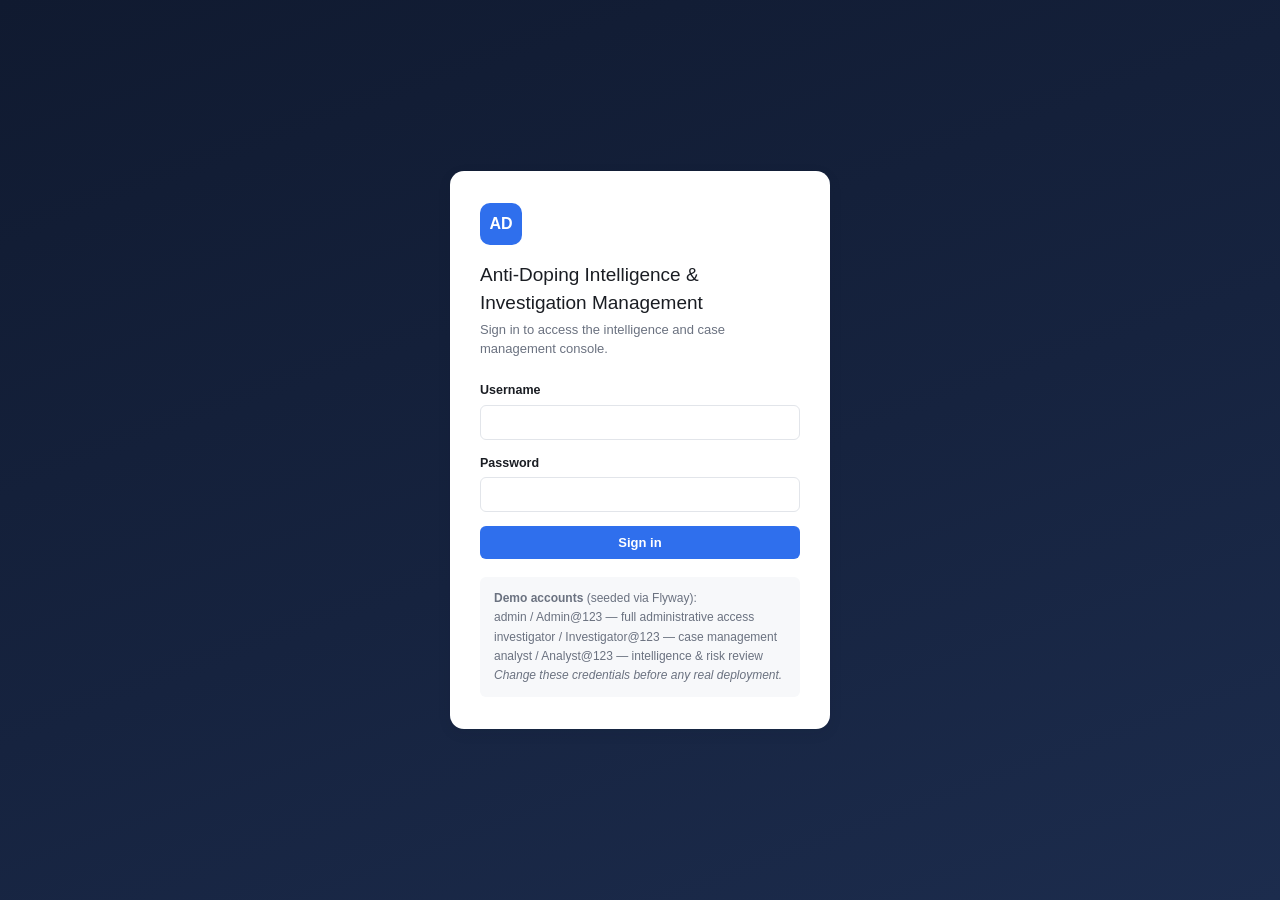
<file: frontend/index.html>
<!DOCTYPE html>
<html lang="en">
<head>
  <meta charset="UTF-8" />
  <meta name="viewport" content="width=device-width, initial-scale=1.0" />
  <title>ADIMS &mdash; Sign in</title>
  <link rel="stylesheet" href="css/styles.css" />
</head>
<body>
  <div class="auth-shell">
    <div class="auth-card">
      <div class="auth-logo">AD</div>
      <div class="auth-title">Anti-Doping Intelligence &amp;<br/>Investigation Management</div>
      <div class="auth-subtitle">Sign in to access the intelligence and case management console.</div>

      <div id="loginError" class="auth-error hidden"></div>

      <form id="loginForm">
        <div class="form-group">
          <label for="username">Username</label>
          <input type="text" id="username" name="username" autocomplete="username" required />
        </div>
        <div class="form-group">
          <label for="password">Password</label>
          <input type="password" id="password" name="password" autocomplete="current-password" required />
        </div>
        <button type="submit" class="btn btn-primary btn-block" id="loginBtn">Sign in</button>
      </form>

      <div class="auth-demo-box">
        <strong>Demo accounts</strong> (seeded via Flyway):<br/>
        admin / Admin@123 &mdash; full administrative access<br/>
        investigator / Investigator@123 &mdash; case management<br/>
        analyst / Analyst@123 &mdash; intelligence &amp; risk review<br/>
        <em>Change these credentials before any real deployment.</em>
      </div>
    </div>
  </div>

  <script src="js/api.js"></script>
  <script>
    if (Session.isAuthenticated()) {
      window.location.href = "pages/dashboard.html";
    }

    document.getElementById("loginForm").addEventListener("submit", async (e) => {
      e.preventDefault();
      const errorBox = document.getElementById("loginError");
      const btn = document.getElementById("loginBtn");
      errorBox.classList.add("hidden");

      const username = document.getElementById("username").value.trim();
      const password = document.getElementById("password").value;

      btn.disabled = true;
      btn.innerHTML = '<span class="spinner"></span> Signing in...';

      try {
        const response = await api.post("/auth/login", { username, password });
        Session.save(response);
        window.location.href = "pages/dashboard.html";
      } catch (err) {
        errorBox.textContent = err.message || "Invalid username or password";
        errorBox.classList.remove("hidden");
        btn.disabled = false;
        btn.textContent = "Sign in";
      }
    });
  </script>
</body>
</html>
</file>
<file: frontend/css/styles.css>
/* =========================================================
   ADIMS - Anti-Doping Intelligence & Investigation Management System
   Minimal, professional design system
   ========================================================= */

:root {
  --color-bg: #f5f6f8;
  --color-surface: #ffffff;
  --color-border: #e2e5ea;
  --color-text: #1a1d23;
  --color-text-muted: #6b7280;
  --color-primary: #16233f;
  --color-primary-hover: #0f1830;
  --color-accent: #2f6fed;
  --color-accent-soft: #eaf1ff;

  --color-success: #16794a;
  --color-success-bg: #e7f6ee;
  --color-warning: #92600a;
  --color-warning-bg: #fdf3df;
  --color-danger: #b3261e;
  --color-danger-bg: #fdeceb;
  --color-info: #1f5da8;
  --color-info-bg: #eaf3fc;

  --radius-sm: 6px;
  --radius-md: 10px;
  --radius-lg: 14px;

  --shadow-sm: 0 1px 2px rgba(16, 24, 40, 0.06);
  --shadow-md: 0 4px 14px rgba(16, 24, 40, 0.08);

  --sidebar-width: 240px;
  --topbar-height: 60px;

  --font-sans: -apple-system, BlinkMacSystemFont, "Segoe UI", Roboto, Helvetica, Arial, sans-serif;
}

* { box-sizing: border-box; }

html, body {
  margin: 0;
  padding: 0;
  height: 100%;
}

body {
  font-family: var(--font-sans);
  background: var(--color-bg);
  color: var(--color-text);
  font-size: 14px;
  line-height: 1.5;
  -webkit-font-smoothing: antialiased;
}

a { color: var(--color-accent); text-decoration: none; }
a:hover { text-decoration: underline; }

h1, h2, h3, h4 { margin: 0 0 4px 0; font-weight: 600; letter-spacing: -0.01em; }
h1 { font-size: 22px; }
h2 { font-size: 18px; }
h3 { font-size: 15px; }
p { margin: 0 0 8px 0; }

.text-muted { color: var(--color-text-muted); }
.text-sm { font-size: 12.5px; }

/* ---------- Layout ---------- */

.app-shell {
  display: flex;
  min-height: 100vh;
}

.sidebar {
  width: var(--sidebar-width);
  background: var(--color-primary);
  color: #eef1f7;
  flex-shrink: 0;
  display: flex;
  flex-direction: column;
  position: fixed;
  top: 0; left: 0; bottom: 0;
}

.sidebar-brand {
  padding: 20px 20px 16px;
  border-bottom: 1px solid rgba(255,255,255,0.08);
}

.sidebar-brand .logo-mark {
  width: 34px; height: 34px;
  border-radius: 8px;
  background: var(--color-accent);
  display: inline-flex;
  align-items: center;
  justify-content: center;
  font-weight: 700;
  font-size: 14px;
  color: #fff;
  margin-bottom: 10px;
}

.sidebar-brand .title {
  font-size: 13.5px;
  font-weight: 700;
  color: #fff;
  line-height: 1.3;
}

.sidebar-brand .subtitle {
  font-size: 11px;
  color: #9aa5bd;
  margin-top: 2px;
}

.sidebar-nav {
  flex: 1;
  padding: 12px 10px;
  overflow-y: auto;
}

.sidebar-nav a {
  display: flex;
  align-items: center;
  gap: 10px;
  padding: 9px 12px;
  border-radius: var(--radius-sm);
  color: #c3cbdd;
  font-size: 13.5px;
  font-weight: 500;
  margin-bottom: 2px;
  text-decoration: none;
}

.sidebar-nav a svg { width: 16px; height: 16px; flex-shrink: 0; opacity: 0.85; }

.sidebar-nav a:hover {
  background: rgba(255,255,255,0.06);
  color: #fff;
}

.sidebar-nav a.active {
  background: var(--color-accent);
  color: #fff;
}

.sidebar-footer {
  padding: 14px 16px;
  border-top: 1px solid rgba(255,255,255,0.08);
  font-size: 12px;
  color: #9aa5bd;
}

.sidebar-footer .user-name {
  color: #fff;
  font-weight: 600;
  font-size: 13px;
}

.sidebar-footer button {
  margin-top: 8px;
  width: 100%;
}

.main-content {
  margin-left: var(--sidebar-width);
  flex: 1;
  min-width: 0;
  display: flex;
  flex-direction: column;
}

.topbar {
  height: var(--topbar-height);
  background: var(--color-surface);
  border-bottom: 1px solid var(--color-border);
  display: flex;
  align-items: center;
  justify-content: space-between;
  padding: 0 24px;
  position: sticky;
  top: 0;
  z-index: 10;
}

.page-body {
  padding: 24px;
  flex: 1;
}

.page-header {
  display: flex;
  align-items: flex-start;
  justify-content: space-between;
  margin-bottom: 20px;
  flex-wrap: wrap;
  gap: 12px;
}

/* ---------- Cards ---------- */

.card {
  background: var(--color-surface);
  border: 1px solid var(--color-border);
  border-radius: var(--radius-md);
  box-shadow: var(--shadow-sm);
}

.card-body { padding: 18px 20px; }

.card-header {
  padding: 16px 20px;
  border-bottom: 1px solid var(--color-border);
  display: flex;
  align-items: center;
  justify-content: space-between;
}

.stat-grid {
  display: grid;
  grid-template-columns: repeat(auto-fit, minmax(190px, 1fr));
  gap: 14px;
  margin-bottom: 20px;
}

.stat-card {
  background: var(--color-surface);
  border: 1px solid var(--color-border);
  border-radius: var(--radius-md);
  padding: 16px 18px;
  box-shadow: var(--shadow-sm);
}

.stat-card .stat-label {
  font-size: 12px;
  color: var(--color-text-muted);
  font-weight: 600;
  text-transform: uppercase;
  letter-spacing: 0.03em;
}

.stat-card .stat-value {
  font-size: 26px;
  font-weight: 700;
  margin-top: 6px;
  color: var(--color-primary);
}

.stat-card .stat-sub {
  font-size: 12px;
  color: var(--color-text-muted);
  margin-top: 2px;
}

/* ---------- Grid helpers ---------- */

.grid-2 { display: grid; grid-template-columns: 1fr 1fr; gap: 16px; }
.grid-3 { display: grid; grid-template-columns: 1fr 1fr 1fr; gap: 16px; }
@media (max-width: 900px) {
  .grid-2, .grid-3 { grid-template-columns: 1fr; }
}

.flex { display: flex; }
.flex-between { display: flex; align-items: center; justify-content: space-between; }
.flex-gap { display: flex; gap: 10px; align-items: center; }
.flex-wrap { flex-wrap: wrap; }

/* ---------- Buttons ---------- */

.btn {
  display: inline-flex;
  align-items: center;
  justify-content: center;
  gap: 6px;
  border-radius: var(--radius-sm);
  border: 1px solid transparent;
  font-size: 13px;
  font-weight: 600;
  padding: 8px 14px;
  cursor: pointer;
  transition: background 0.15s ease, border-color 0.15s ease;
  white-space: nowrap;
}

.btn-primary { background: var(--color-accent); color: #fff; }
.btn-primary:hover { background: #1f5ed6; }

.btn-secondary {
  background: var(--color-surface);
  color: var(--color-text);
  border-color: var(--color-border);
}
.btn-secondary:hover { background: #f1f2f5; }

.btn-danger { background: var(--color-danger); color: #fff; }
.btn-danger:hover { background: #942019; }

.btn-ghost {
  background: transparent;
  color: var(--color-text-muted);
  border-color: transparent;
}
.btn-ghost:hover { background: #f1f2f5; color: var(--color-text); }

.btn-sm { padding: 5px 10px; font-size: 12px; }
.btn:disabled { opacity: 0.55; cursor: not-allowed; }
.btn-block { width: 100%; }

/* ---------- Forms ---------- */

label {
  display: block;
  font-size: 12.5px;
  font-weight: 600;
  color: var(--color-text);
  margin-bottom: 5px;
}

.form-group { margin-bottom: 14px; }

input, select, textarea {
  width: 100%;
  padding: 9px 11px;
  border: 1px solid var(--color-border);
  border-radius: var(--radius-sm);
  font-size: 13.5px;
  font-family: inherit;
  background: var(--color-surface);
  color: var(--color-text);
}

input:focus, select:focus, textarea:focus {
  outline: none;
  border-color: var(--color-accent);
  box-shadow: 0 0 0 3px var(--color-accent-soft);
}

textarea { resize: vertical; min-height: 80px; }

.form-hint { font-size: 11.5px; color: var(--color-text-muted); margin-top: 4px; }
.form-error { font-size: 11.5px; color: var(--color-danger); margin-top: 4px; }

/* ---------- Tables ---------- */

table { width: 100%; border-collapse: collapse; }

thead th {
  text-align: left;
  font-size: 11.5px;
  text-transform: uppercase;
  letter-spacing: 0.03em;
  color: var(--color-text-muted);
  font-weight: 600;
  padding: 10px 14px;
  border-bottom: 1px solid var(--color-border);
  white-space: nowrap;
}

tbody td {
  padding: 12px 14px;
  border-bottom: 1px solid var(--color-border);
  font-size: 13.5px;
  vertical-align: middle;
}

tbody tr:last-child td { border-bottom: none; }
tbody tr:hover { background: #fafbfc; }

.table-scroll { overflow-x: auto; }

.clickable-row { cursor: pointer; }

/* ---------- Badges ---------- */

.badge {
  display: inline-flex;
  align-items: center;
  gap: 4px;
  padding: 3px 9px;
  border-radius: 999px;
  font-size: 11.5px;
  font-weight: 600;
  white-space: nowrap;
}

.badge-dot { width: 6px; height: 6px; border-radius: 50%; }

.badge-low, .badge-negative, .badge-closed, .badge-dismissed { background: var(--color-success-bg); color: var(--color-success); }
.badge-low .badge-dot, .badge-negative .badge-dot, .badge-closed .badge-dot { background: var(--color-success); }

.badge-medium, .badge-pending, .badge-under_review, .badge-in_progress { background: var(--color-warning-bg); color: var(--color-warning); }
.badge-medium .badge-dot, .badge-pending .badge-dot, .badge-under_review .badge-dot, .badge-in_progress .badge-dot { background: var(--color-warning); }

.badge-high, .badge-critical, .badge-positive, .badge-atypical, .badge-escalated { background: var(--color-danger-bg); color: var(--color-danger); }
.badge-high .badge-dot, .badge-critical .badge-dot, .badge-positive .badge-dot, .badge-escalated .badge-dot { background: var(--color-danger); }

.badge-open, .badge-new, .badge-registered, .badge-national, .badge-active { background: var(--color-info-bg); color: var(--color-info); }
.badge-open .badge-dot, .badge-new .badge-dot, .badge-active .badge-dot { background: var(--color-info); }

.badge-pending_review, .badge-suspended, .badge-out_of_competition { background: var(--color-warning-bg); color: var(--color-warning); }
.badge-pending_review .badge-dot, .badge-suspended .badge-dot, .badge-out_of_competition .badge-dot { background: var(--color-warning); }

.badge-archived, .badge-retired, .badge-none { background: #eef0f3; color: var(--color-text-muted); }
.badge-archived .badge-dot, .badge-retired .badge-dot, .badge-none .badge-dot { background: var(--color-text-muted); }

.badge-neutral { background: #eef0f3; color: var(--color-text-muted); }
.badge-neutral .badge-dot { background: var(--color-text-muted); }

/* ---------- Modal ---------- */

.modal-overlay {
  position: fixed; inset: 0;
  background: rgba(15, 18, 26, 0.5);
  display: flex;
  align-items: center;
  justify-content: center;
  z-index: 100;
  padding: 20px;
}

.modal {
  background: var(--color-surface);
  border-radius: var(--radius-lg);
  width: 100%;
  max-width: 560px;
  max-height: 90vh;
  overflow-y: auto;
  box-shadow: var(--shadow-md);
}

.modal-header {
  padding: 18px 22px;
  border-bottom: 1px solid var(--color-border);
  display: flex;
  align-items: center;
  justify-content: space-between;
}

.modal-body { padding: 20px 22px; }
.modal-footer {
  padding: 16px 22px;
  border-top: 1px solid var(--color-border);
  display: flex;
  justify-content: flex-end;
  gap: 10px;
}

.modal-close {
  background: none; border: none; cursor: pointer;
  font-size: 18px; color: var(--color-text-muted); line-height: 1;
}

.hidden { display: none !important; }

/* ---------- Login page ---------- */

.auth-shell {
  min-height: 100vh;
  display: flex;
  align-items: center;
  justify-content: center;
  background: linear-gradient(160deg, #101a30 0%, #16233f 55%, #1c2c4d 100%);
  padding: 20px;
}

.auth-card {
  width: 100%;
  max-width: 380px;
  background: var(--color-surface);
  border-radius: var(--radius-lg);
  box-shadow: var(--shadow-md);
  padding: 32px 30px;
}

.auth-logo {
  width: 42px; height: 42px;
  border-radius: 10px;
  background: var(--color-accent);
  display: flex; align-items: center; justify-content: center;
  color: #fff; font-weight: 700; font-size: 16px;
  margin-bottom: 16px;
}

.auth-title { font-size: 19px; margin-bottom: 2px; }
.auth-subtitle { color: var(--color-text-muted); font-size: 13px; margin-bottom: 22px; }

.auth-demo-box {
  margin-top: 18px;
  padding: 12px 14px;
  background: #f7f8fa;
  border-radius: var(--radius-sm);
  font-size: 12px;
  color: var(--color-text-muted);
  line-height: 1.6;
}

.auth-error {
  background: var(--color-danger-bg);
  color: var(--color-danger);
  padding: 10px 12px;
  border-radius: var(--radius-sm);
  font-size: 12.5px;
  margin-bottom: 14px;
}

/* ---------- Misc ---------- */

.empty-state {
  text-align: center;
  padding: 50px 20px;
  color: var(--color-text-muted);
}

.empty-state .icon { font-size: 28px; margin-bottom: 8px; }

.spinner {
  width: 18px; height: 18px;
  border: 2.5px solid rgba(255,255,255,0.35);
  border-top-color: #fff;
  border-radius: 50%;
  animation: spin 0.7s linear infinite;
  display: inline-block;
}

.spinner-dark {
  border: 2.5px solid var(--color-border);
  border-top-color: var(--color-accent);
}

@keyframes spin { to { transform: rotate(360deg); } }

.toast-container {
  position: fixed;
  top: 16px; right: 16px;
  z-index: 200;
  display: flex;
  flex-direction: column;
  gap: 8px;
}

.toast {
  background: var(--color-primary);
  color: #fff;
  padding: 11px 16px;
  border-radius: var(--radius-sm);
  font-size: 13px;
  box-shadow: var(--shadow-md);
  min-width: 220px;
}

.toast.error { background: var(--color-danger); }
.toast.success { background: var(--color-success); }

.pagination {
  display: flex;
  align-items: center;
  justify-content: space-between;
  padding: 14px 20px;
  border-top: 1px solid var(--color-border);
  font-size: 12.5px;
  color: var(--color-text-muted);
}

.pagination .controls { display: flex; gap: 8px; }

.filter-bar {
  display: flex;
  gap: 10px;
  flex-wrap: wrap;
  margin-bottom: 16px;
  align-items: flex-end;
}

.filter-bar .form-group { margin-bottom: 0; min-width: 150px; }

.timeline { margin-bottom: 14px; }

.timeline-item {
  padding: 12px 0;
  border-bottom: 1px solid var(--color-border);
}
.timeline-item:last-child { border-bottom: none; }
.timeline-item .meta { font-size: 11.5px; color: var(--color-text-muted); margin-top: 4px; }
.timeline-meta { font-size: 11.5px; color: var(--color-text-muted); margin-bottom: 4px; }
.timeline-text { font-size: 13.5px; line-height: 1.5; white-space: pre-wrap; }

.add-note-form {
  display: flex;
  gap: 10px;
  align-items: flex-start;
  padding-top: 10px;
  border-top: 1px solid var(--color-border);
}
.add-note-form textarea { flex: 1; }

.detail-row { display: flex; justify-content: space-between; padding: 8px 0; border-bottom: 1px solid var(--color-border); font-size: 13px; }
.detail-row:last-child { border-bottom: none; }
.detail-row .label { color: var(--color-text-muted); }
.detail-row .value { font-weight: 600; text-align: right; }

.risk-score-bar {
  height: 8px;
  border-radius: 999px;
  background: #eef0f3;
  overflow: hidden;
  margin-top: 8px;
}
.risk-score-bar-fill { height: 100%; border-radius: 999px; }
</file>
